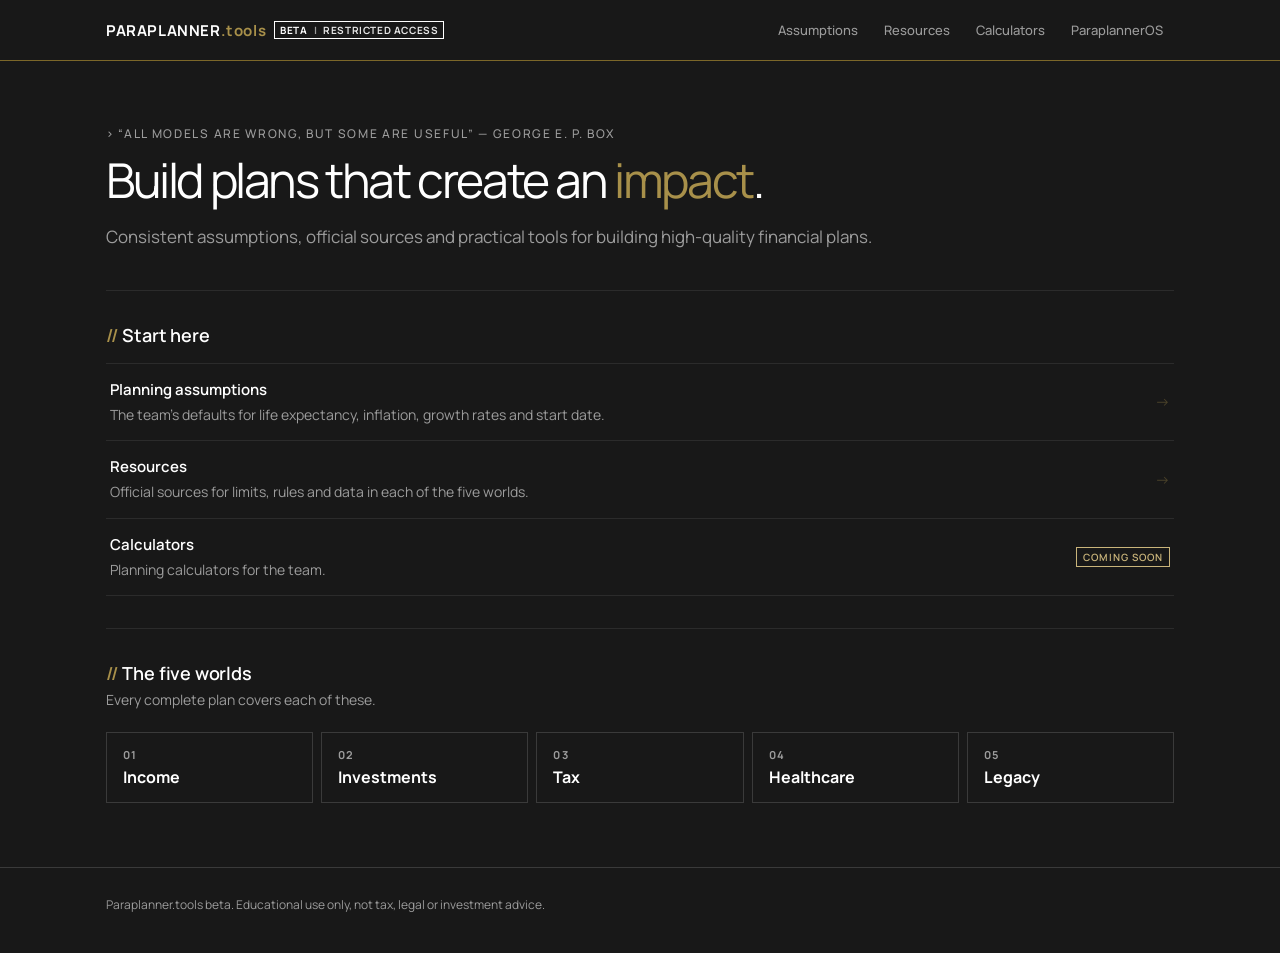
<file: index.html>
<!doctype html>
<html lang="en">
<head>
  <meta charset="utf-8">
  <meta name="viewport" content="width=device-width, initial-scale=1">
  <title>Paraplanner.tools</title>
  <meta name="description" content="Assumptions, resources and tools for building high-quality financial plans.">
  <link rel="preconnect" href="https://fonts.googleapis.com">
  <link rel="preconnect" href="https://fonts.gstatic.com" crossorigin>
  <link href="https://fonts.googleapis.com/css2?family=Manrope:wght@400;500;600;700&display=swap" rel="stylesheet">
  <link rel="stylesheet" href="/assets/style.css">
  <link rel="icon" href="/favicon.svg" type="image/svg+xml">
</head>
<body>
  <header class="top">
    <div class="wrap">
      <a class="brand" href="/">PARAPLANNER<span>.tools</span><em>BETA<i>|</i><span>RESTRICTED ACCESS</span></em></a>
      <button class="menu-btn" type="button" aria-label="Open menu" aria-expanded="false" aria-controls="site-nav"><span></span><span></span><span></span></button>
      <nav class="nav" id="site-nav">
        <a href="/assumptions">Assumptions</a>
        <a href="/resources">Resources</a>
        <a href="/calculators">Calculators</a>
        <a href="/paraplanneros">ParaplannerOS</a>
      </nav>
    </div>
  </header>

  <main class="wrap">
    <div class="hero">
      <div class="kicker">&gt; &ldquo;All models are wrong, but some are useful&rdquo; &mdash; George E. P. Box</div>
      <h1>Build plans that create an <span class="glow">impact</span>.</h1>
      <p class="lede wide">Consistent assumptions, official sources and practical tools for building high-quality financial plans.</p>
    </div>

    <section>
      <h2>Start here</h2>
      <div class="res-list">
        <a class="res-row" href="/assumptions">
          <span class="res-text"><span class="res-name">Planning assumptions</span><span class="res-desc">The team's defaults for life expectancy, inflation, growth rates and start date.</span></span>
          <span class="go">→</span>
        </a>
        <a class="res-row" href="/resources">
          <span class="res-text"><span class="res-name">Resources</span><span class="res-desc">Official sources for limits, rules and data in each of the five worlds.</span></span>
          <span class="go">→</span>
        </a>
        <a class="res-row" href="/calculators">
          <span class="res-text"><span class="res-name">Calculators</span><span class="res-desc">Planning calculators for the team.</span></span>
          <span class="tag soon">coming soon</span>
        </a>
      </div>
    </section>

    <section>
      <h2>The five worlds</h2>
      <p class="sub">Every complete plan covers each of these.</p>
      <div class="worlds">
        <a href="/resources#income"><b>01</b>Income</a>
        <a href="/resources#investments"><b>02</b>Investments</a>
        <a href="/resources#tax"><b>03</b>Tax</a>
        <a href="/resources#healthcare"><b>04</b>Healthcare</a>
        <a href="/resources#legacy"><b>05</b>Legacy</a>
      </div>
    </section>
  </main>

  <footer>
    <div class="wrap">Paraplanner.tools beta. Educational use only, not tax, legal or investment advice.</div>
  </footer>
  <script src="/assets/nav.js"></script>
</body>
</html>
</file>
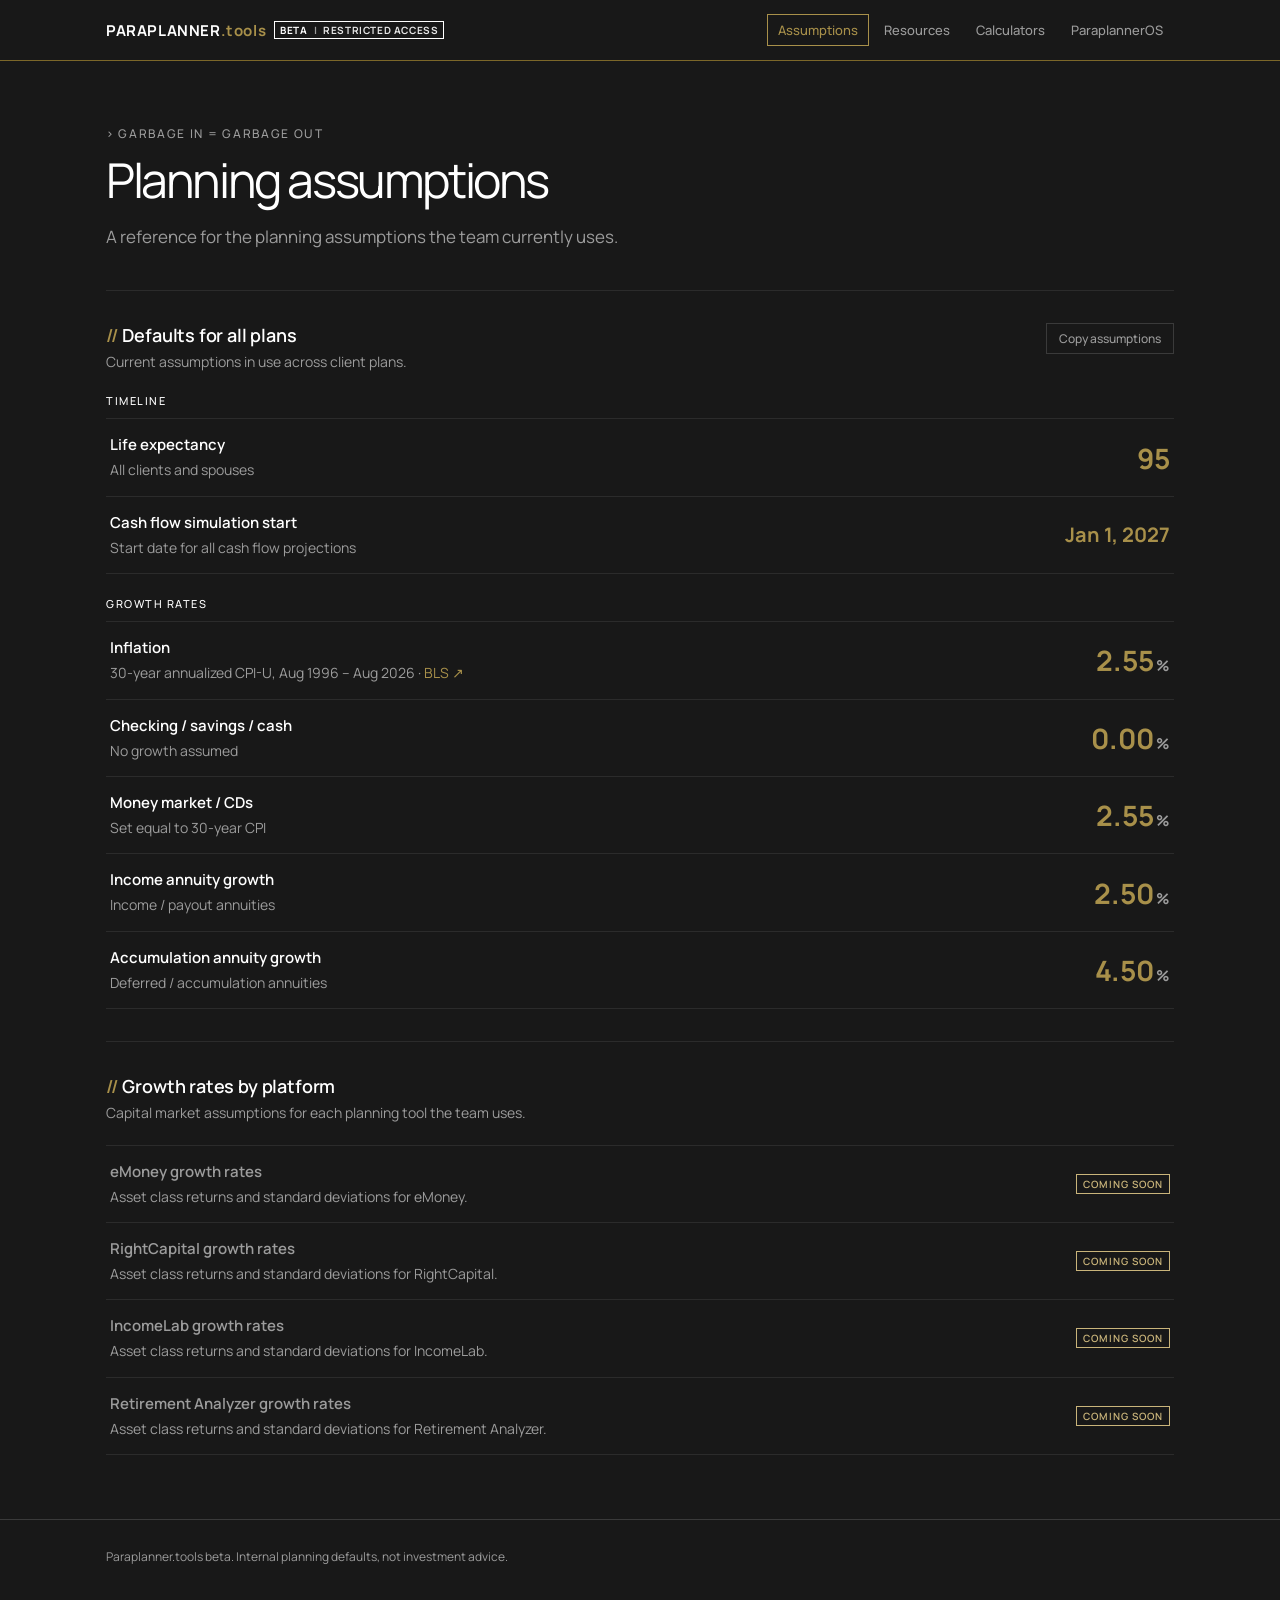
<file: assumptions.html>
<!doctype html>
<html lang="en">
<head>
  <meta charset="utf-8">
  <meta name="viewport" content="width=device-width, initial-scale=1">
  <title>Assumptions · Paraplanner.tools</title>
  <meta name="description" content="Default planning assumptions used across all client plans.">
  <link rel="preconnect" href="https://fonts.googleapis.com">
  <link rel="preconnect" href="https://fonts.gstatic.com" crossorigin>
  <link href="https://fonts.googleapis.com/css2?family=Manrope:wght@400;500;600;700&display=swap" rel="stylesheet">
  <link rel="stylesheet" href="/assets/style.css">
  <link rel="icon" href="/favicon.svg" type="image/svg+xml">
</head>
<body>
  <header class="top">
    <div class="wrap">
      <a class="brand" href="/">PARAPLANNER<span>.tools</span><em>BETA<i>|</i><span>RESTRICTED ACCESS</span></em></a>
      <button class="menu-btn" type="button" aria-label="Open menu" aria-expanded="false" aria-controls="site-nav"><span></span><span></span><span></span></button>
      <nav class="nav" id="site-nav">
        <a href="/assumptions" aria-current="page">Assumptions</a>
        <a href="/resources">Resources</a>
        <a href="/calculators">Calculators</a>
        <a href="/paraplanneros">ParaplannerOS</a>
      </nav>
    </div>
  </header>

  <main class="wrap">
    <div class="hero">
      <div class="kicker">&gt; Garbage in = Garbage out</div>
      <h1>Planning assumptions</h1>
      <p class="lede">A reference for the planning assumptions the team currently uses.</p>
    </div>

    <section>
      <div class="section-head">
        <div>
          <h2>Defaults for all plans</h2>
          <p class="sub">Current assumptions in use across client plans.</p>
        </div>
        <div class="copy-wrap">
          <button class="btn" id="copy">Copy assumptions</button>
          <span id="copy-status"></span>
        </div>
      </div>
      <div id="defaults"></div>
    </section>

    <section>
      <h2>Growth rates by platform</h2>
      <p class="sub">Capital market assumptions for each planning tool the team uses.</p>
      <div class="res-list" id="platforms"></div>
    </section>
  </main>

  <footer>
    <div class="wrap">Paraplanner.tools beta. Internal planning defaults, not investment advice.</div>
  </footer>

  <script src="/assets/assumptions.js"></script>
  <script>
    const row = a => `
      <div class="assume-row">
        <span class="res-text"><span class="res-name">${a.label}</span><span class="res-desc">${a.note}${a.link ? ` · <a href="${a.link}" target="_blank" rel="noopener">BLS ↗</a>` : ""}</span></span>
        <span class="assume-num${a.unit === "date" ? " date" : ""}">${a.value}${a.unit === "%" ? "<span>%</span>" : ""}</span>
      </div>`;
    document.getElementById("defaults").innerHTML = [...new Set(ASSUMPTIONS.map(a => a.group))].map(g =>
      `<div class="assume-set"><div class="set-label">${g}</div>
        <div class="res-list">${ASSUMPTIONS.filter(a => a.group === g).map(row).join("")}</div></div>`).join("");

    document.getElementById("platforms").innerHTML = PLATFORMS.map(p => `
      <div class="res-row soon">
        <span class="res-text"><span class="res-name">${p} growth rates</span><span class="res-desc">Asset class returns and standard deviations for ${p}.</span></span>
        <span class="tag soon">coming soon</span>
      </div>`).join("");

    document.getElementById("copy").addEventListener("click", async () => {
      const text = ASSUMPTIONS.map(a => `${a.label}: ${a.value}${a.unit === "%" ? "%" : ""}`).join("\n");
      const status = document.getElementById("copy-status");
      try { await navigator.clipboard.writeText(text); status.textContent = "Copied"; }
      catch { status.textContent = "Copy failed"; }
      setTimeout(() => status.textContent = "", 2000);
    });
  </script>
  <script src="/assets/nav.js"></script>
</body>
</html>
</file>
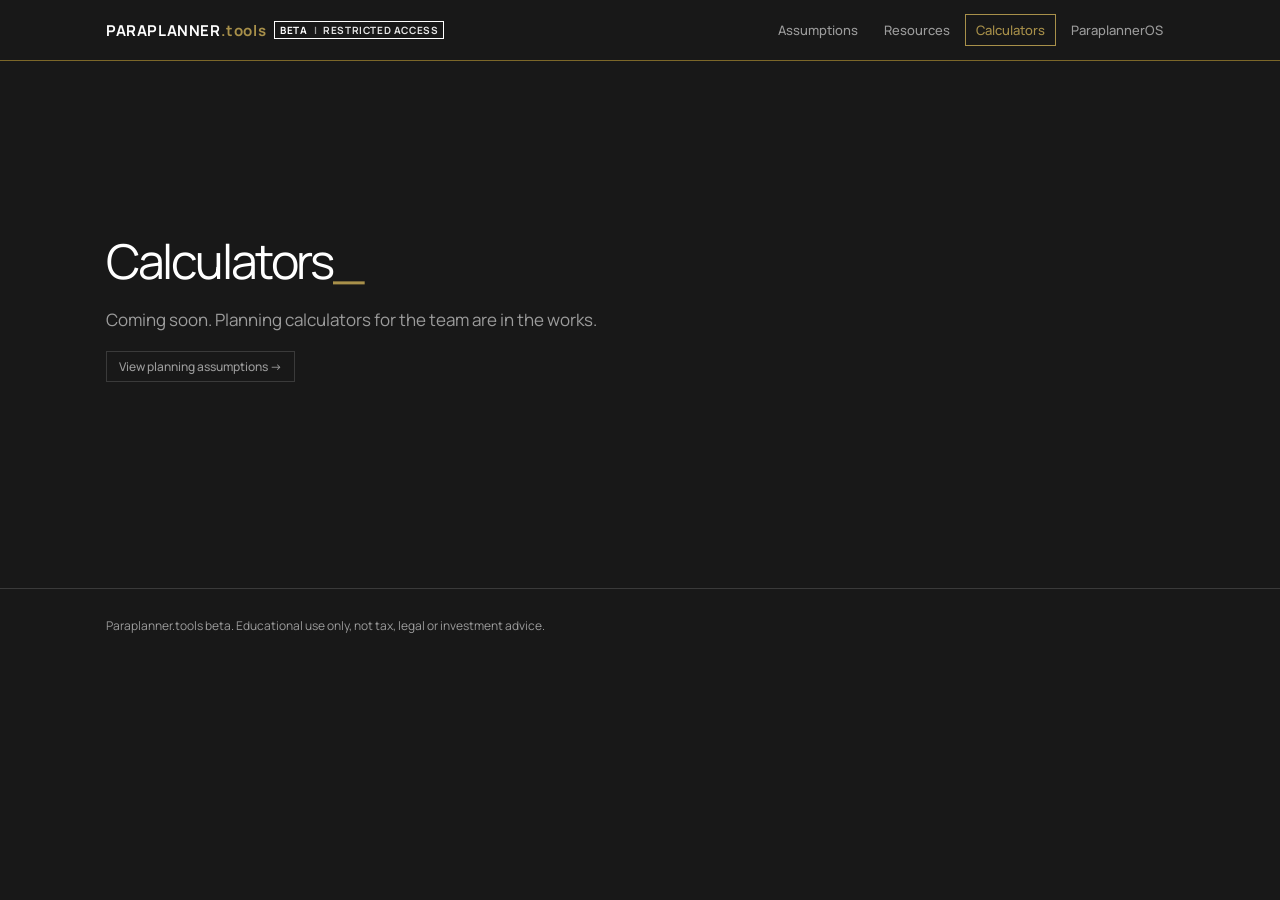
<file: calculators.html>
<!doctype html>
<html lang="en">
<head>
  <meta charset="utf-8">
  <meta name="viewport" content="width=device-width, initial-scale=1">
  <title>Calculators · Paraplanner.tools</title>
  <meta name="description" content="Planning calculators for paraplanners, coming soon.">
  <link rel="preconnect" href="https://fonts.googleapis.com">
  <link rel="preconnect" href="https://fonts.gstatic.com" crossorigin>
  <link href="https://fonts.googleapis.com/css2?family=Manrope:wght@400;500;600;700&display=swap" rel="stylesheet">
  <link rel="stylesheet" href="/assets/style.css">
  <link rel="icon" href="/favicon.svg" type="image/svg+xml">
</head>
<body>
  <header class="top">
    <div class="wrap">
      <a class="brand" href="/">PARAPLANNER<span>.tools</span><em>BETA<i>|</i><span>RESTRICTED ACCESS</span></em></a>
      <button class="menu-btn" type="button" aria-label="Open menu" aria-expanded="false" aria-controls="site-nav"><span></span><span></span><span></span></button>
      <nav class="nav" id="site-nav">
        <a href="/assumptions">Assumptions</a>
        <a href="/resources">Resources</a>
        <a href="/calculators" aria-current="page">Calculators</a>
        <a href="/paraplanneros">ParaplannerOS</a>
      </nav>
    </div>
  </header>

  <main class="wrap">
    <div class="soon-page">
      <h1>Calculators<span class="glow">_</span></h1>
      <p class="lede">Coming soon. Planning calculators for the team are in the works.</p>
      <a class="btn" href="/assumptions">View planning assumptions →</a>
    </div>
  </main>

  <footer>
    <div class="wrap">Paraplanner.tools beta. Educational use only, not tax, legal or investment advice.</div>
  </footer>

  <script src="/assets/nav.js"></script>
</body>
</html>
</file>
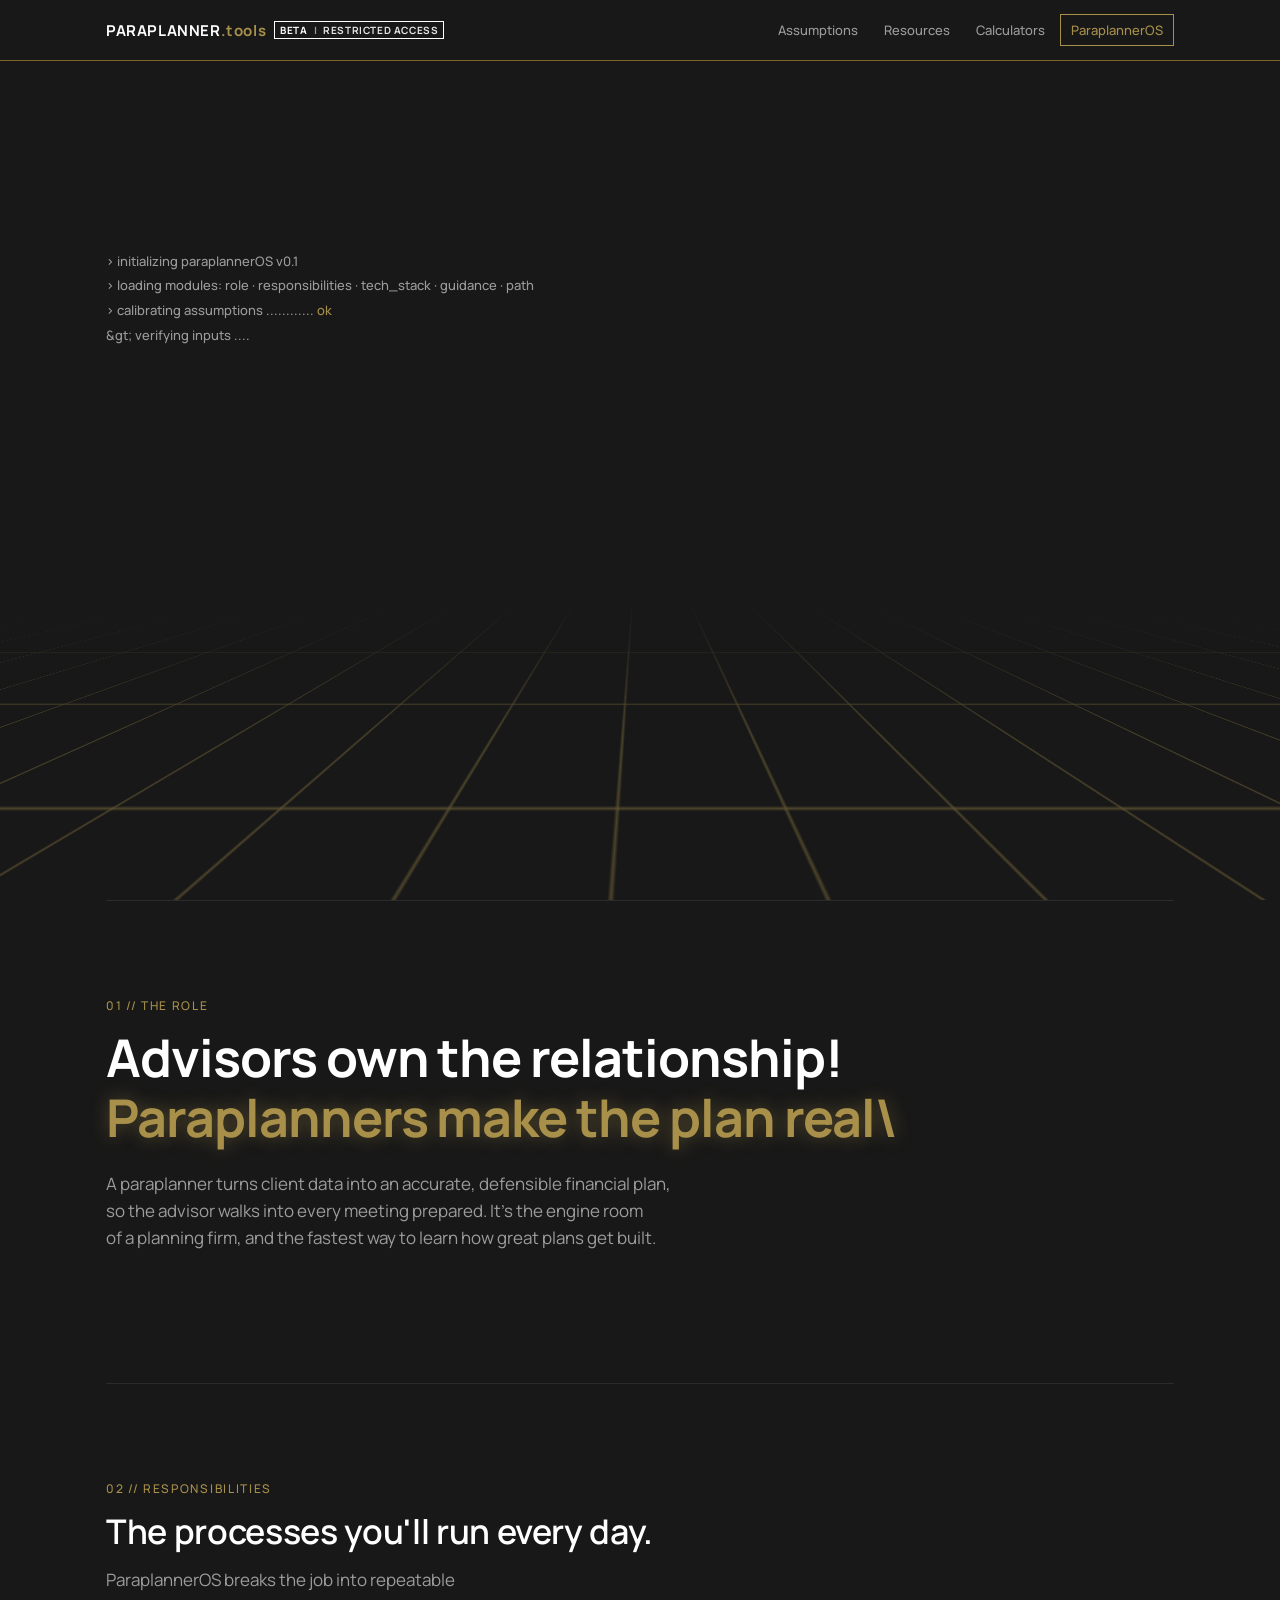
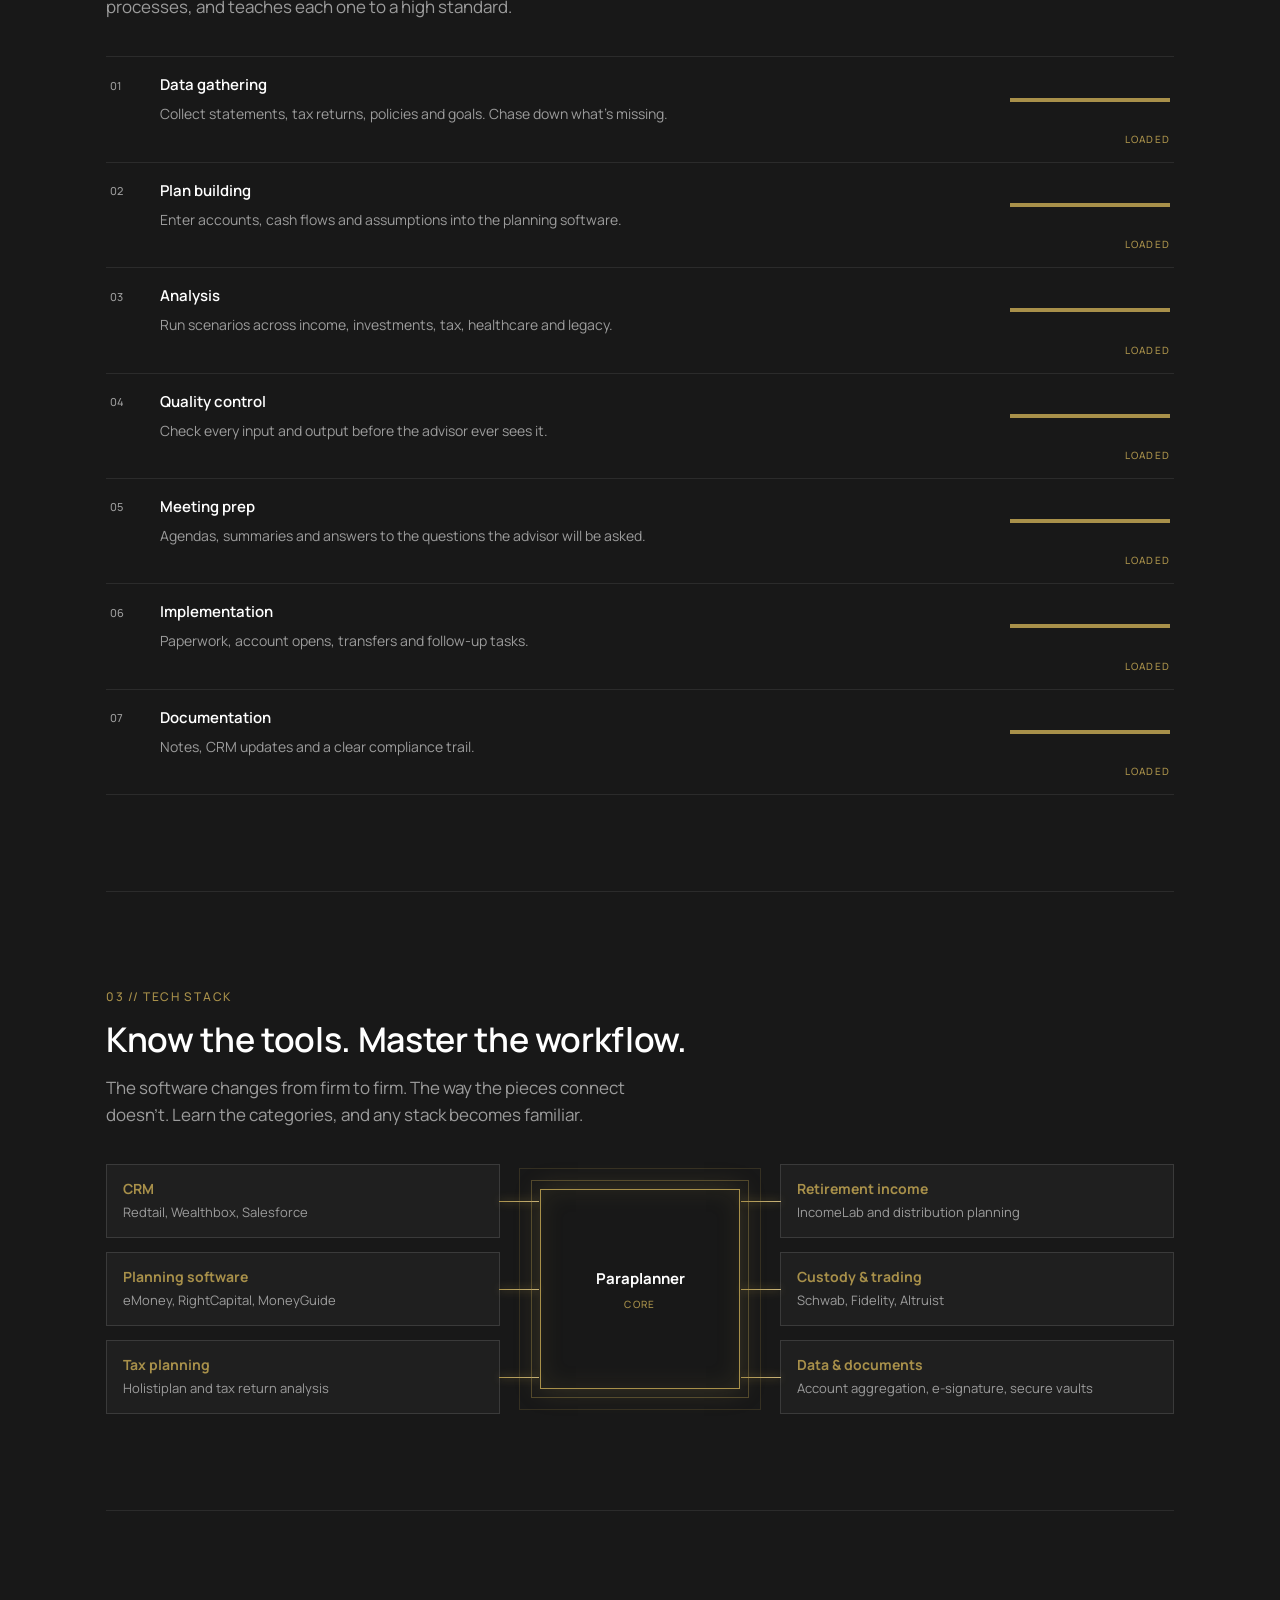
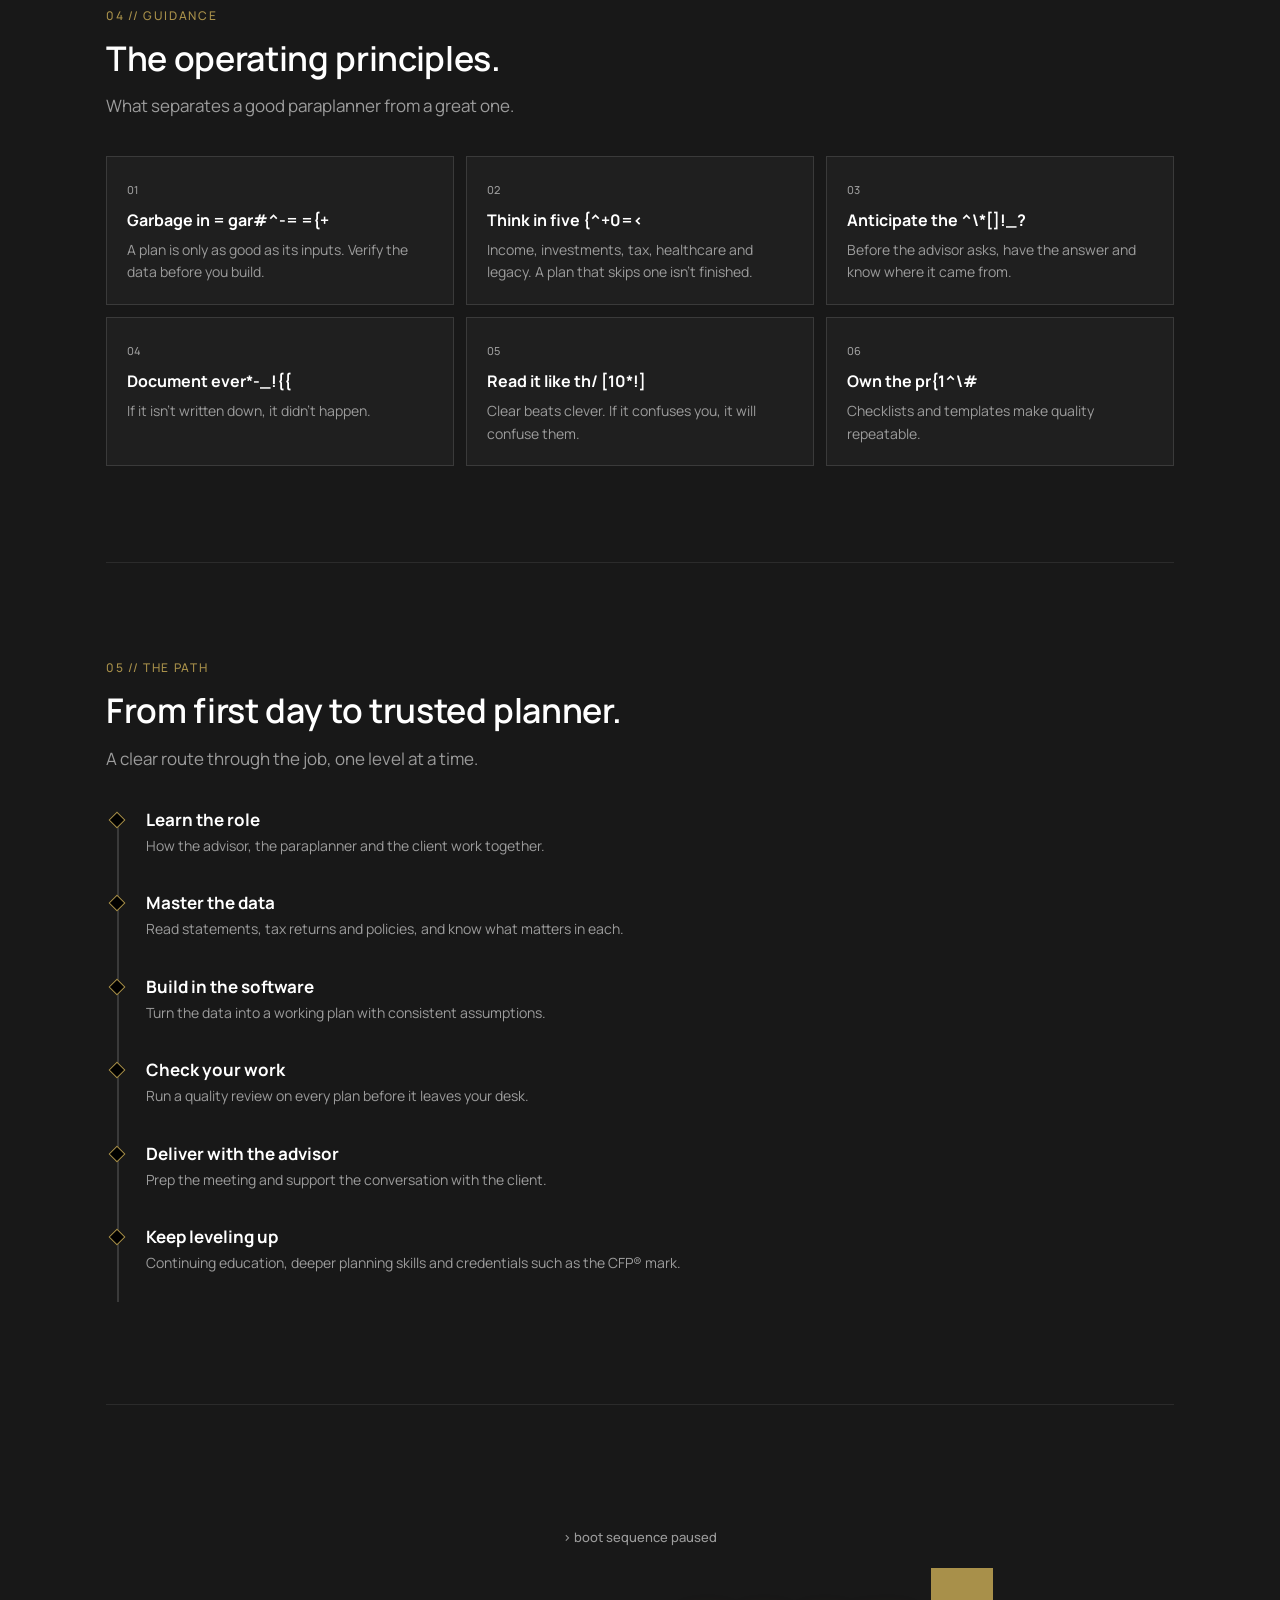
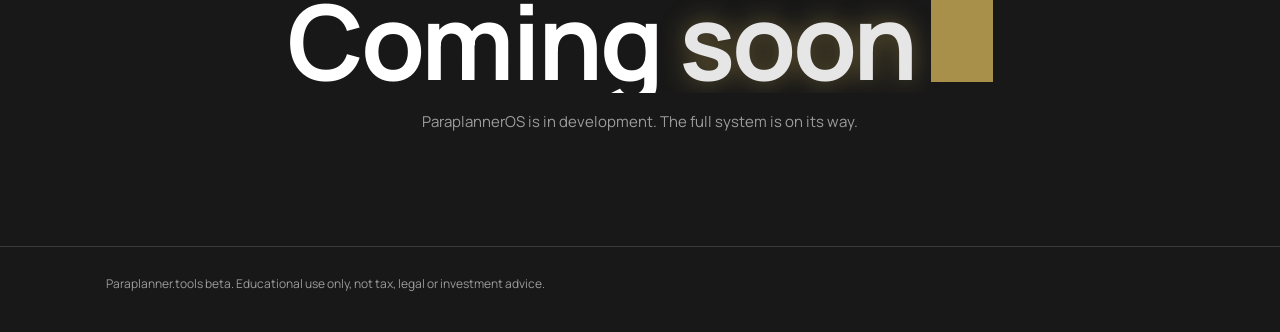
<file: paraplanneros.html>
<!doctype html>
<html lang="en">
<head>
  <meta charset="utf-8">
  <meta name="viewport" content="width=device-width, initial-scale=1">
  <title>ParaplannerOS · Paraplanner.tools</title>
  <meta name="description" content="ParaplannerOS: the Paraplanner Operating System for becoming a paraplanner who builds high-quality financial plans. Coming soon.">
  <link rel="preconnect" href="https://fonts.googleapis.com">
  <link rel="preconnect" href="https://fonts.gstatic.com" crossorigin>
  <link href="https://fonts.googleapis.com/css2?family=Manrope:wght@400;500;600;700&display=swap" rel="stylesheet">
  <link rel="stylesheet" href="/assets/style.css">
  <link rel="icon" href="/favicon.svg" type="image/svg+xml">
  <style>
    /* Scroll progress trail under the header */
    .trail { position: fixed; top: 0; left: 0; height: 2px; width: 100%; transform-origin: 0 50%; transform: scaleX(0); background: var(--highlight); box-shadow: 0 0 10px var(--highlight), 0 0 22px rgba(168, 144, 74, .5); z-index: 20; }

    /* Boot hero */
    .term { font-family: ui-monospace, SFMono-Regular, Menlo, monospace; }
    html, body { overflow-x: clip; }
    .boot { position: relative; min-height: calc(100vh - 61px); display: flex; flex-direction: column; justify-content: center; padding: 48px 0 140px; }
    .term { font: 500 13px/1.9 var(--display); color: var(--muted); min-height: 7.6em; }
    .term .ln { white-space: pre-wrap; }
    .term .ok { color: var(--accent); }
    .term .hot { color: var(--text); font-weight: 700; }
    .caret { display: inline-block; width: .6em; height: 1.1em; vertical-align: -2px; background: var(--accent); animation: blink 1s steps(1) infinite; }
    .os-title { font: 700 clamp(44px, 10vw, 120px)/1 var(--display); letter-spacing: -.03em; margin: 18px 0 18px; position: relative; opacity: 0; }
    .os-title b { color: var(--accent); text-shadow: 0 0 22px rgba(168, 144, 74, .55); font-weight: 700; }
    .booted .os-title { opacity: 1; animation: glitch-in .9s steps(1) both; }
    .os-title::before, .os-title::after { content: attr(data-text); position: absolute; inset: 0; pointer-events: none; opacity: 0; }
    .booted .os-title::before { color: var(--highlight); animation: glitch-a 3.8s 1s infinite steps(1); }
    .booted .os-title::after { color: var(--accent); animation: glitch-b 3.8s 1s infinite steps(1); }
    .os-sub { color: var(--muted); font-size: clamp(16px, 2.2vw, 20px); max-width: 620px; margin: 0; opacity: 0; transform: translateY(10px); transition: opacity .6s .5s ease, transform .6s .5s ease; }
    .booted .os-sub { opacity: 1; transform: none; }
    .cue { margin-top: 36px; font: 500 12px var(--display); color: var(--muted); letter-spacing: .14em; text-transform: uppercase; opacity: 0; transition: opacity .6s 1s; }
    .booted .cue { opacity: 1; }
    .cue span { display: inline-block; animation: nudge 1.6s ease-in-out infinite; color: var(--accent); }

    .floor-wrap { position: absolute; left: 50%; width: 100vw; margin-left: -50vw; bottom: 0; height: 300px; overflow: hidden; pointer-events: none; perspective: 320px; perspective-origin: 50% 0;
      -webkit-mask-image: linear-gradient(to bottom, transparent 0%, #000 45%); mask-image: linear-gradient(to bottom, transparent 0%, #000 45%); }
    .floor { position: absolute; top: 0; left: -60%; right: -60%; height: 260%; transform: rotateX(72deg); transform-origin: 50% 0;
      background-image: linear-gradient(rgba(168, 144, 74, .7) 1px, transparent 1px), linear-gradient(90deg, rgba(168, 144, 74, .7) 1px, transparent 1px);
      background-size: 56px 56px; animation: drive 1.4s linear infinite; opacity: .5; }

    /* Chapters */
    .ch { padding: 96px 0; border-top: 1px solid var(--line); }
    .ch-tag { font: 500 12px var(--display); color: var(--accent); letter-spacing: .14em; text-transform: uppercase; margin-bottom: 14px; }
    .ch h2 { font-size: clamp(22px, 3.4vw, 34px); line-height: 1.2; margin-bottom: 14px; }
    .ch h2::before { content: none; }
    .ch .lede { margin-bottom: 36px; }
    .big-line { font: 700 clamp(26px, 4.6vw, 52px)/1.15 var(--display); letter-spacing: -.02em; margin: 0 0 22px; max-width: 900px; }
    .big-line .b { color: var(--accent); text-shadow: 0 0 18px rgba(168, 144, 74, .45); }

    /* Reveal on scroll */
    .rv { opacity: 0; transform: translateY(18px); transition: opacity .7s ease, transform .7s ease; transition-delay: var(--d, 0s); }
    .rv.in { opacity: 1; transform: none; }

    /* Responsibilities as running processes */
    .procs { border-top: 1px solid var(--line); }
    .proc { display: grid; grid-template-columns: 34px 1fr 160px; gap: 6px 16px; align-items: center; padding: 16px 4px; border-bottom: 1px solid var(--line); }
    .proc .pid { font: 500 11px var(--display); color: var(--muted); }
    .proc .pname { font-weight: 600; }
    .proc .pdesc { grid-column: 2; color: var(--muted); font-size: 14px; }
    .proc .bar { grid-column: 3; grid-row: 1 / span 2; height: 4px; background: var(--line); position: relative; overflow: hidden; }
    .proc .bar i { position: absolute; inset: 0; transform-origin: 0 50%; transform: scaleX(0); background: var(--accent); box-shadow: 0 0 10px var(--accent); transition: transform 1.2s cubic-bezier(.2, .8, .2, 1); transition-delay: var(--d, 0s); }
    .proc .stat { grid-column: 3; font: 500 10px var(--display); color: var(--muted); letter-spacing: .12em; text-transform: uppercase; text-align: right; align-self: end; }
    .proc.in .bar i { transform: scaleX(1); }
    .proc.in .stat { color: var(--accent); }

    /* Tech stack hub */
    .hub { display: grid; grid-template-columns: 1fr 200px 1fr; gap: 14px 40px; align-items: center; }
    .hub .side { display: grid; gap: 14px; }
    .node { border: 1px solid var(--line-hot); background: var(--panel); padding: 14px 16px; position: relative; }
    .node h3 { font: 700 14px var(--display); color: var(--accent); margin: 0 0 4px; }
    .node p { margin: 0; color: var(--muted); font-size: 13px; }
    .node::after { content: ""; position: absolute; top: 50%; height: 1px; width: 40px; background: linear-gradient(90deg, var(--accent), var(--accent-soft)); box-shadow: 0 0 8px var(--accent); transform: scaleX(0); transition: transform .6s ease; transition-delay: calc(var(--d, 0s) + .4s); }
    .side.l .node::after { left: 100%; transform-origin: 0 50%; }
    .side.r .node::after { right: 100%; transform-origin: 100% 50%; }
    .node.in::after { transform: scaleX(1); }
    .core { aspect-ratio: 1; border: 1px solid var(--accent); display: grid; place-items: center; text-align: center; position: relative; box-shadow: 0 0 24px rgba(168, 144, 74, .25), inset 0 0 24px rgba(168, 144, 74, .12); }
    .core b { font: 700 15px/1.3 var(--display); }
    .core small { display: block; font: 500 10px var(--display); color: var(--accent); letter-spacing: .14em; margin-top: 6px; }
    .core::before, .core::after { content: ""; position: absolute; inset: -10px; border: 1px solid rgba(168, 144, 74, .4); animation: spin 14s linear infinite; }
    .core::after { inset: -22px; border-color: rgba(168, 144, 74, .2); animation-duration: 22s; animation-direction: reverse; }

    /* Guidance */
    .rules { display: grid; grid-template-columns: repeat(3, 1fr); gap: 12px; }
    .rule { border: 1px solid var(--line-hot); padding: 20px; background: var(--panel); transition: border-color .2s, box-shadow .2s; }
    .rule:hover { border-color: var(--accent); box-shadow: 0 0 18px rgba(168, 144, 74, .2); }
    .rule .n { font: 500 11px var(--display); color: var(--muted); }
    .rule h3 { font: 700 16px var(--display); margin: 8px 0 8px; min-height: 1.4em; }
    .rule p { margin: 0; color: var(--muted); font-size: 14px; }

    /* Path with a light-cycle line drawn by scroll */
    .path { position: relative; padding-left: 40px; }
    .path .rail, .path .run { position: absolute; left: 11px; top: 6px; bottom: 6px; width: 2px; }
    .path .rail { background: var(--line-hot); }
    .path .run { background: var(--accent); box-shadow: 0 0 10px var(--accent), 0 0 22px rgba(168, 144, 74, .5); transform-origin: 50% 0; transform: scaleY(0); }
    .step { position: relative; padding: 0 0 34px; }
    .step::before { content: ""; position: absolute; left: -35px; top: 6px; width: 10px; height: 10px; border: 1px solid var(--accent); background: #000; transform: rotate(45deg); transition: background .3s, box-shadow .3s; }
    .step.lit::before { background: var(--accent); box-shadow: 0 0 12px var(--accent); }
    .step h3 { font: 700 17px var(--display); margin: 0 0 4px; }
    .step p { margin: 0; color: var(--muted); font-size: 14px; max-width: 560px; }

    /* Finale */
    .finale { padding: 120px 0 80px; border-top: 1px solid var(--line); text-align: center; }
    .finale .term { min-height: 0; margin-bottom: 18px; }
    .soon { font: 700 clamp(40px, 9vw, 104px)/1 var(--display); letter-spacing: -.03em; margin: 0; }
    .soon b { color: var(--highlight); text-shadow: 0 0 24px rgba(168, 144, 74, .55); font-weight: 700; }
    .finale.in .soon { animation: glitch-in .9s steps(1) both; }
    .finale p { color: var(--muted); margin: 18px auto 0; max-width: 520px; }

    @keyframes drive { to { background-position: 0 56px; } }
    @keyframes nudge { 50% { transform: translateY(4px); } }
    @keyframes spin { to { transform: rotate(360deg); } }
    @keyframes glitch-in {
      0% { clip-path: inset(0 0 100% 0); transform: translateX(-6px); }
      15% { clip-path: inset(10% 0 60% 0); transform: translateX(5px); }
      30% { clip-path: inset(50% 0 20% 0); transform: translateX(-3px); }
      45% { clip-path: inset(0 0 40% 0); transform: translateX(2px); }
      60% { clip-path: inset(30% 0 0 0); transform: none; }
      75%, 100% { clip-path: inset(0); transform: none; }
    }
    @keyframes glitch-a { 0%, 92%, 100% { opacity: 0; } 93% { opacity: .8; clip-path: inset(20% 0 55% 0); transform: translate(-4px, 0); } 95% { opacity: .8; clip-path: inset(60% 0 10% 0); transform: translate(3px, 0); } 97% { opacity: 0; } }
    @keyframes glitch-b { 0%, 93%, 100% { opacity: 0; } 94% { opacity: .7; clip-path: inset(45% 0 30% 0); transform: translate(4px, 0); } 96% { opacity: .7; clip-path: inset(5% 0 80% 0); transform: translate(-3px, 0); } 98% { opacity: 0; } }

    @media (max-width: 860px) {
      .hub { grid-template-columns: 1fr; gap: 14px; }
      .hub .core { order: -1; width: 180px; justify-self: center; margin: 22px 0; }
      .node::after { display: none; }
      .rules { grid-template-columns: 1fr 1fr; }
    }
    @media (max-width: 560px) {
      .rules { grid-template-columns: 1fr; }
      .proc { grid-template-columns: 28px 1fr; }
      .proc .bar { grid-column: 2; grid-row: auto; margin-top: 8px; }
      .proc .stat { grid-column: 2; text-align: left; }
      .ch { padding: 72px 0; }
    }
    @media (prefers-reduced-motion: reduce) {
      .floor, .core::before, .core::after, .cue span, .caret { animation: none; }
      .booted .os-title, .finale.in .soon { animation: none; }
      .booted .os-title::before, .booted .os-title::after { animation: none; }
      .rv, .os-sub, .cue, .proc .bar i, .node::after { transition: none; }
    }
  </style>
</head>
<body>
  <div class="trail" id="trail"></div>
  <header class="top">
    <div class="wrap">
      <a class="brand" href="/">PARAPLANNER<span>.tools</span><em>BETA<i>|</i><span>RESTRICTED ACCESS</span></em></a>
      <button class="menu-btn" type="button" aria-label="Open menu" aria-expanded="false" aria-controls="site-nav"><span></span><span></span><span></span></button>
      <nav class="nav" id="site-nav">
        <a href="/assumptions">Assumptions</a>
        <a href="/resources">Resources</a>
        <a href="/calculators">Calculators</a>
        <a href="/paraplanneros" aria-current="page">ParaplannerOS</a>
      </nav>
    </div>
  </header>

  <main class="wrap">
    <section class="boot" id="boot" style="border-top:0">
      <div class="term" id="term" aria-hidden="true"></div>
      <h1 class="os-title" data-text="ParaplannerOS">Paraplanner<b>OS</b></h1>
      <p class="os-sub">The Paraplanner Operating System. Everything you need to become a paraplanner who builds plans that create an impact.</p>
      <div class="cue">Scroll to boot <span>↓</span></div>
      <div class="floor-wrap" aria-hidden="true"><div class="floor"></div></div>
    </section>

    <section class="ch">
      <div class="ch-tag rv">01 // The role</div>
      <p class="big-line rv" style="--d:.1s"><span data-scramble>Advisors own the relationship.</span><br><span class="b" data-scramble>Paraplanners make the plan real.</span></p>
      <p class="lede rv" style="--d:.2s">A paraplanner turns client data into an accurate, defensible financial plan, so the advisor walks into every meeting prepared. It's the engine room of a planning firm, and the fastest way to learn how great plans get built.</p>
    </section>

    <section class="ch">
      <div class="ch-tag rv">02 // Responsibilities</div>
      <h2 class="rv">The processes you'll run every day.</h2>
      <p class="lede rv">ParaplannerOS breaks the job into repeatable processes, and teaches each one to a high standard.</p>
      <div class="procs" id="procs"></div>
    </section>

    <section class="ch">
      <div class="ch-tag rv">03 // Tech stack</div>
      <h2 class="rv">Know the tools. Master the workflow.</h2>
      <p class="lede rv">The software changes from firm to firm. The way the pieces connect doesn't. Learn the categories, and any stack becomes familiar.</p>
      <div class="hub">
        <div class="side l" id="stack-l"></div>
        <div class="core rv"><div><b>Paraplanner</b><small>CORE</small></div></div>
        <div class="side r" id="stack-r"></div>
      </div>
    </section>

    <section class="ch">
      <div class="ch-tag rv">04 // Guidance</div>
      <h2 class="rv">The operating principles.</h2>
      <p class="lede rv">What separates a good paraplanner from a great one.</p>
      <div class="rules" id="rules"></div>
    </section>

    <section class="ch">
      <div class="ch-tag rv">05 // The path</div>
      <h2 class="rv">From first day to trusted planner.</h2>
      <p class="lede rv">A clear route through the job, one level at a time.</p>
      <div class="path" id="path">
        <div class="rail"></div><div class="run" id="run"></div>
      </div>
    </section>

    <section class="finale" id="finale">
      <div class="term" id="term2" aria-hidden="true"></div>
      <div class="soon">Coming <b>soon</b><span class="caret" style="margin-left:.15em"></span></div>
      <p>ParaplannerOS is in development. The full system is on its way.</p>
    </section>
  </main>

  <footer>
    <div class="wrap">Paraplanner.tools beta. Educational use only, not tax, legal or investment advice.</div>
  </footer>

  <script>
    const reduce = matchMedia("(prefers-reduced-motion: reduce)").matches;

    const PROCS = [
      ["Data gathering", "Collect statements, tax returns, policies and goals. Chase down what's missing."],
      ["Plan building", "Enter accounts, cash flows and assumptions into the planning software."],
      ["Analysis", "Run scenarios across income, investments, tax, healthcare and legacy."],
      ["Quality control", "Check every input and output before the advisor ever sees it."],
      ["Meeting prep", "Agendas, summaries and answers to the questions the advisor will be asked."],
      ["Implementation", "Paperwork, account opens, transfers and follow-up tasks."],
      ["Documentation", "Notes, CRM updates and a clear compliance trail."]
    ];
    const STACK = [
      ["CRM", "Redtail, Wealthbox, Salesforce"],
      ["Planning software", "eMoney, RightCapital, MoneyGuide"],
      ["Tax planning", "Holistiplan and tax return analysis"],
      ["Retirement income", "IncomeLab and distribution planning"],
      ["Custody & trading", "Schwab, Fidelity, Altruist"],
      ["Data & documents", "Account aggregation, e-signature, secure vaults"]
    ];
    const RULES = [
      ["Garbage in = garbage out", "A plan is only as good as its inputs. Verify the data before you build."],
      ["Think in five worlds", "Income, investments, tax, healthcare and legacy. A plan that skips one isn't finished."],
      ["Anticipate the question", "Before the advisor asks, have the answer and know where it came from."],
      ["Document everything", "If it isn't written down, it didn't happen."],
      ["Read it like the client", "Clear beats clever. If it confuses you, it will confuse them."],
      ["Own the process", "Checklists and templates make quality repeatable."]
    ];
    const PATH = [
      ["Learn the role", "How the advisor, the paraplanner and the client work together."],
      ["Master the data", "Read statements, tax returns and policies, and know what matters in each."],
      ["Build in the software", "Turn the data into a working plan with consistent assumptions."],
      ["Check your work", "Run a quality review on every plan before it leaves your desk."],
      ["Deliver with the advisor", "Prep the meeting and support the conversation with the client."],
      ["Keep leveling up", "Continuing education, deeper planning skills and credentials such as the CFP® mark."]
    ];

    const pad = n => String(n).padStart(2, "0");
    document.getElementById("procs").innerHTML = PROCS.map(([n, d], i) => `
      <div class="proc rv" style="--d:${i * .08}s">
        <span class="pid">${pad(i + 1)}</span>
        <span class="pname">${n}</span>
        <span class="pdesc">${d}</span>
        <span class="bar"><i></i></span>
        <span class="stat">loaded</span>
      </div>`).join("");
    const node = ([n, d], i) => `<div class="node rv" style="--d:${i * .12}s"><h3>${n}</h3><p>${d}</p></div>`;
    document.getElementById("stack-l").innerHTML = STACK.slice(0, 3).map(node).join("");
    document.getElementById("stack-r").innerHTML = STACK.slice(3).map((s, i) => node(s, i + 3)).join("");
    document.getElementById("rules").innerHTML = RULES.map(([n, d], i) => `
      <div class="rule rv" style="--d:${(i % 3) * .1}s"><span class="n">${pad(i + 1)}</span><h3 data-scramble>${n}</h3><p>${d}</p></div>`).join("");
    document.getElementById("path").insertAdjacentHTML("beforeend", PATH.map(([n, d]) => `
      <div class="step"><h3>${n}</h3><p>${d}</p></div>`).join(""));

    // Typed terminal lines
    function type(el, lines, done) {
      if (reduce) { el.innerHTML = lines.map(l => `<div class="ln">${l}</div>`).join(""); return done && done(); }
      let li = 0;
      const next = () => {
        if (li >= lines.length) return done && done();
        const div = document.createElement("div");
        div.className = "ln";
        el.appendChild(div);
        const html = lines[li++], text = html.replace(/<[^>]+>/g, "");
        let ci = 0;
        const tick = () => {
          ci += 2;
          div.textContent = text.slice(0, ci);
          if (ci < text.length) setTimeout(tick, 14);
          else { div.innerHTML = html; setTimeout(next, 120); }
        };
        tick();
      };
      next();
    }

    type(document.getElementById("term"), [
      "&gt; initializing paraplannerOS v0.1",
      "&gt; loading modules: role · responsibilities · tech_stack · guidance · path",
      "&gt; calibrating assumptions ............ <span class=\"ok\">ok</span>",
      "&gt; verifying inputs ................... <span class=\"ok\">ok</span>",
      "&gt; <span class=\"hot\">system ready</span>"
    ], () => document.getElementById("boot").classList.add("booted"));

    // Decrypt-style text reveal
    const GLYPHS = "!<>-_\\/[]{}=+*^?#01";
    function scramble(el) {
      const final = el.textContent;
      if (reduce) return;
      let frame = 0;
      const total = 22;
      const step = () => {
        el.textContent = [...final].map((c, i) =>
          c === " " ? " " : (i / final.length) * total < frame ? c : GLYPHS[Math.floor(Math.random() * GLYPHS.length)]).join("");
        if (++frame <= total) requestAnimationFrame(() => setTimeout(step, 30));
        else el.textContent = final;
      };
      step();
    }

    // Reveal elements as they scroll into view
    const io = new IntersectionObserver(entries => {
      entries.forEach(e => {
        if (!e.isIntersecting) return;
        e.target.classList.add("in");
        e.target.querySelectorAll("[data-scramble]").forEach(scramble);
        if (e.target.id === "finale") type(document.getElementById("term2"), ["&gt; boot sequence paused", "&gt; awaiting release ..."]);
        io.unobserve(e.target);
      });
    }, { threshold: .2 });
    document.querySelectorAll(".rv, .proc, .node, #finale").forEach(el => io.observe(el));

    // Scroll-linked trail and light-cycle path
    const trail = document.getElementById("trail"), run = document.getElementById("run"), path = document.getElementById("path");
    const steps = [...path.querySelectorAll(".step")];
    function onScroll() {
      const max = document.documentElement.scrollHeight - innerHeight;
      trail.style.transform = `scaleX(${max > 0 ? scrollY / max : 0})`;
      const r = path.getBoundingClientRect();
      const p = Math.min(1, Math.max(0, (innerHeight * .7 - r.top) / r.height));
      run.style.transform = `scaleY(${p})`;
      steps.forEach(s => s.classList.toggle("lit", s.getBoundingClientRect().top < innerHeight * .7));
    }
    addEventListener("scroll", onScroll, { passive: true });
    addEventListener("resize", onScroll);
    onScroll();
  </script>
  <script src="/assets/nav.js"></script>
</body>
</html>
</file>
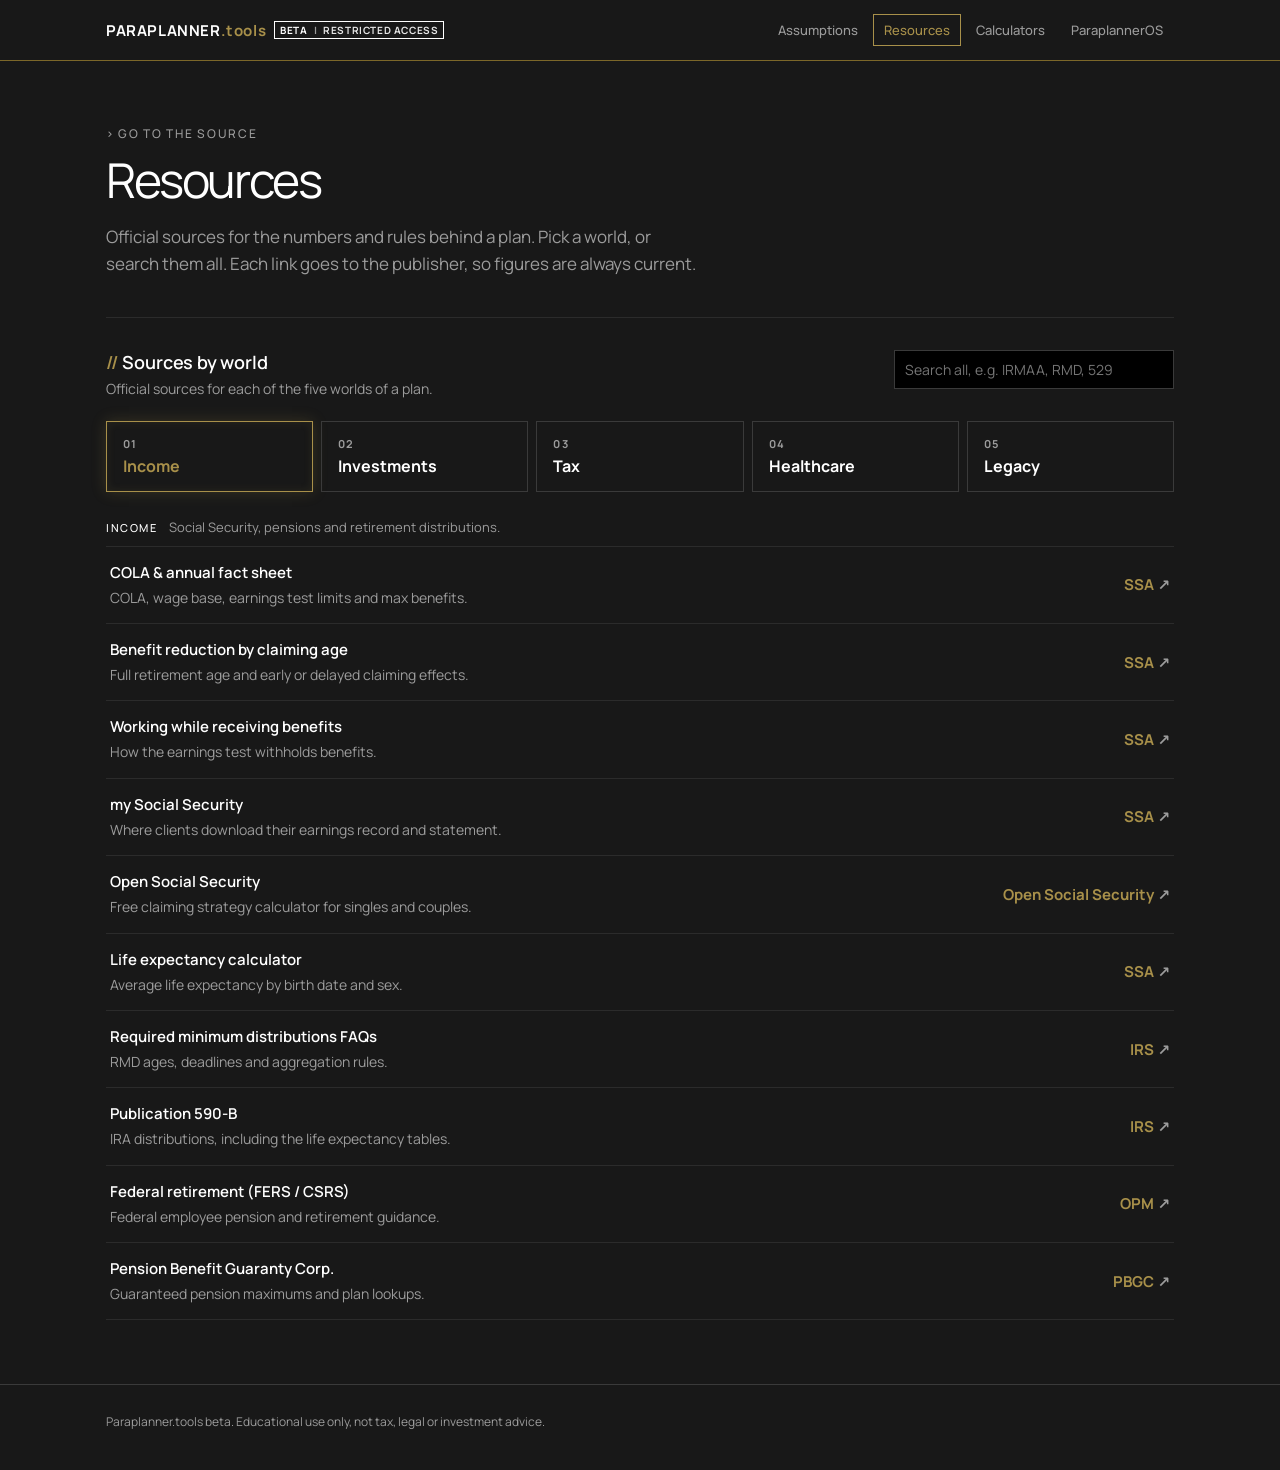
<file: resources.html>
<!doctype html>
<html lang="en">
<head>
  <meta charset="utf-8">
  <meta name="viewport" content="width=device-width, initial-scale=1">
  <title>Resources · Paraplanner.tools</title>
  <meta name="description" content="Official sources for limits, tax, Social Security, Medicare, compliance and market data.">
  <link rel="preconnect" href="https://fonts.googleapis.com">
  <link rel="preconnect" href="https://fonts.gstatic.com" crossorigin>
  <link href="https://fonts.googleapis.com/css2?family=Manrope:wght@400;500;600;700&display=swap" rel="stylesheet">
  <link rel="stylesheet" href="/assets/style.css">
  <link rel="icon" href="/favicon.svg" type="image/svg+xml">
</head>
<body>
  <header class="top">
    <div class="wrap">
      <a class="brand" href="/">PARAPLANNER<span>.tools</span><em>BETA<i>|</i><span>RESTRICTED ACCESS</span></em></a>
      <button class="menu-btn" type="button" aria-label="Open menu" aria-expanded="false" aria-controls="site-nav"><span></span><span></span><span></span></button>
      <nav class="nav" id="site-nav">
        <a href="/assumptions">Assumptions</a>
        <a href="/resources" aria-current="page">Resources</a>
        <a href="/calculators">Calculators</a>
        <a href="/paraplanneros">ParaplannerOS</a>
      </nav>
    </div>
  </header>

  <main class="wrap">
    <div class="hero">
      <div class="kicker">&gt; Go to the source</div>
      <h1>Resources</h1>
      <p class="lede">Official sources for the numbers and rules behind a plan. Pick a world, or search them all. Each link goes to the publisher, so figures are always current.</p>
    </div>

    <section>
      <div class="section-head">
        <div>
          <h2>Sources by world</h2>
          <p class="sub">Official sources for each of the five worlds of a plan.</p>
        </div>
        <input id="q" class="search-box" type="search" placeholder="Search all, e.g. IRMAA, RMD, 529" aria-label="Search all resources" autocomplete="off">
      </div>
      <div class="worlds tabs" id="jump" role="tablist"></div>
      <div id="groups"></div>
      <p class="sub" id="empty" hidden>No resources match that search.</p>
    </section>
  </main>

  <footer>
    <div class="wrap">Paraplanner.tools beta. Educational use only, not tax, legal or investment advice.</div>
  </footer>

  <script src="/assets/resources.js"></script>
  <script>
    const esc = s => s.replace(/[&<>"]/g, c => ({ "&": "&amp;", "<": "&lt;", ">": "&gt;", '"': "&quot;" }[c]));
    const slug = s => s.toLowerCase().replace(/[^a-z0-9]+/g, "-");

    const jump = document.getElementById("jump");
    const groups = document.getElementById("groups");
    const ids = RESOURCES.map(g => slug(g.group));
    let active = ids.includes(location.hash.slice(1)) ? location.hash.slice(1) : ids[0];

    jump.innerHTML = RESOURCES.map((g, n) =>
      `<a href="#${ids[n]}" role="tab" data-id="${ids[n]}"><b>0${n + 1}</b>${esc(g.group)}</a>`).join("");

    const row = i => `
      <a class="res-row" href="${esc(i.url)}" target="_blank" rel="noopener">
        <span class="res-text"><span class="res-name">${esc(i.name)}</span><span class="res-desc">${esc(i.desc)}</span></span>
        <span class="res-src">${esc(i.org)} <span>↗</span></span>
      </a>`;

    const block = (g, items) => `
      <div class="assume-set">
        <div class="set-label">${esc(g.group)} <span>${esc(g.blurb)}</span></div>
        <div class="res-list">${items.map(row).join("")}</div>
      </div>`;

    function render() {
      const q = document.getElementById("q").value.trim().toLowerCase();
      jump.querySelectorAll("a").forEach(a => a.setAttribute("aria-selected", !q && a.dataset.id === active));
      let shown = 0;
      groups.innerHTML = RESOURCES.map(g => {
        if (!q) return slug(g.group) === active ? (shown += g.items.length, block(g, g.items)) : "";
        const items = g.items.filter(i => [i.name, i.desc, i.org, g.group].join(" ").toLowerCase().includes(q));
        shown += items.length;
        return items.length ? block(g, items) : "";
      }).join("");
      document.getElementById("empty").hidden = shown > 0;
    }

    jump.addEventListener("click", e => {
      const tab = e.target.closest("a");
      if (!tab) return;
      e.preventDefault();
      active = tab.dataset.id;
      document.getElementById("q").value = "";
      history.replaceState(null, "", `#${active}`);
      render();
    });
    window.addEventListener("hashchange", () => {
      if (ids.includes(location.hash.slice(1))) { active = location.hash.slice(1); render(); }
    });
    document.getElementById("q").addEventListener("input", render);
    render();
  </script>

  <script src="/assets/nav.js"></script>
</body>
</html>
</file>
<file: assets/style.css>
:root {
  --bg: #181818;
  --panel: #1f1f1f;
  --line: #2b2b2b;
  --line-hot: #3a3a3a;
  --text: #ffffff;
  --muted: #9c9c9c;
  --accent: #a8904a;
  --accent-soft: #c9b47a;
  --highlight: #e6e6e6;
  --gold-deep: #7c6729;
  --display: "Manrope", system-ui, sans-serif;
  --sans: "Manrope", system-ui, sans-serif;
  color-scheme: dark;
}

* { box-sizing: border-box; }
html, body { margin: 0; background: var(--bg); color: var(--text); }
body { font: 15px/1.6 var(--sans); -webkit-font-smoothing: antialiased; }
a { color: var(--accent); text-decoration: none; }
a:hover { text-decoration: underline; }
::selection { background: var(--accent); color: #000; }

.wrap { max-width: 1100px; margin: 0 auto; padding: 0 16px; }

/* Header */
.top { border-bottom: 1px solid var(--accent); box-shadow: 0 1px 12px rgba(168, 144, 74, .25); position: sticky; top: 0; background: var(--bg); z-index: 10; }
.top .wrap { display: flex; align-items: center; justify-content: space-between; gap: 16px; height: 60px; }
.brand { font: 700 15px var(--display); color: var(--text); letter-spacing: .04em; white-space: nowrap; }
.brand span { color: var(--accent); }
.brand:hover { text-decoration: none; }
.brand em i { font-style: normal; color: var(--muted); margin: 0 6px; }
.brand em span { color: var(--highlight); }
.brand em { font-style: normal; color: var(--text); font-size: 10px; border: 1px solid var(--text); padding: 1px 5px; margin-left: 8px; vertical-align: 2px; }
.nav { display: grid; grid-auto-flow: column; gap: 4px; }
.nav a { text-align: center; }
.nav a { font: 500 13px var(--display); color: var(--muted); padding: 6px 10px; border: 1px solid transparent; }
.nav a:hover { color: var(--text); text-decoration: none; }
.nav a[aria-current="page"] { color: var(--accent); border-color: var(--accent); box-shadow: 0 0 10px rgba(168, 144, 74, .35), inset 0 0 6px rgba(168, 144, 74, .15); }

/* Hero */
.hero { padding: 64px 0 40px; }
.kicker { font: 500 12px var(--display); color: var(--highlight); letter-spacing: .14em; text-transform: uppercase; }
h1 { font: 700 clamp(30px, 5vw, 48px)/1.1 var(--display); margin: 12px 0 16px; letter-spacing: -.02em; }
h1 .glow { color: var(--accent); text-shadow: 0 0 18px rgba(168, 144, 74, .45); }
.lede { color: var(--muted); max-width: 640px; font-size: 17px; margin: 0; text-wrap: balance; }
.lede.wide { max-width: none; }
h2 { font: 700 18px var(--display); margin: 0 0 4px; letter-spacing: .02em; }
h2::before { content: "// "; color: var(--accent); text-shadow: 0 0 10px rgba(168, 144, 74, .5); }
h3 { font: 600 15px var(--sans); margin: 0 0 6px; }
.sub { color: var(--muted); margin: 0 0 20px; font-size: 14px; }

section { padding: 32px 0; border-top: 1px solid var(--line); }

/* Cards & grids */
.grid, .worlds { --gap: 12px; display: flex; flex-wrap: wrap; justify-content: center; gap: var(--gap); }
.grid > *, .worlds > * { flex: 0 0 calc((100% - (var(--cols) - 1) * var(--gap)) / var(--cols)); min-width: 0; }
.grid { --cols: 3; }
.card { background: var(--panel); border: 1px solid var(--line); padding: 18px; position: relative; }
.card:hover { border-color: var(--accent); box-shadow: 0 0 14px rgba(168, 144, 74, .18); }
a.card { color: var(--text); transition: transform .15s ease, border-color .15s ease, box-shadow .15s ease; }
a.card h3 { transition: color .15s ease; }
a.card:hover, a.card:focus-visible { text-decoration: none; transform: translateY(-2px); border-color: var(--accent); box-shadow: 0 0 18px rgba(168, 144, 74, .28); outline: none; }
a.card:hover h3, a.card:focus-visible h3 { color: var(--accent); }
@media (prefers-reduced-motion: reduce) { a.card, .res-row .go { transition: none; } a.card:hover, a.card:focus-visible, a.res-row:hover .go { transform: none; } }
.card p { margin: 0; color: var(--muted); font-size: 14px; }

.btn {
  font: 500 12px var(--display); background: transparent; color: var(--muted);
  border: 1px solid var(--line-hot); padding: 6px 12px; cursor: pointer;
}
.btn:hover { color: var(--text); border-color: var(--muted); }
.btn.primary { color: #000; background: var(--accent); border-color: var(--accent); font-weight: 700; }
.btn.primary:hover { background: var(--accent-soft); border-color: var(--accent-soft); }

/* Forms */
.fields { display: grid; grid-template-columns: repeat(auto-fit, minmax(150px, 1fr)); gap: 12px; margin: 14px 0; }
label { display: block; font: 500 11px var(--display); color: var(--muted); text-transform: uppercase; letter-spacing: .08em; }
input, select {
  width: 100%; margin-top: 6px; background: #000; color: var(--text);
  border: 1px solid var(--line-hot); padding: 9px 10px; font: 14px var(--display);
}
input:focus, select:focus { outline: none; border-color: var(--accent); box-shadow: 0 0 0 1px var(--accent); }

.disclaimer { font-size: 12px; color: var(--muted); border-left: 2px solid var(--accent); padding: 6px 12px; margin: 16px 0 0; }

footer { border-top: 1px solid var(--line-hot); padding: 28px 0 40px; margin-top: 32px; color: var(--muted); font: 12px var(--display); }


/* Tags */
.card .meta { display: flex; gap: 10px; align-items: center; margin-bottom: 10px; font: 500 11px var(--display); color: var(--muted); }
.tag { font: 600 10px var(--display); text-transform: uppercase; letter-spacing: .1em; padding: 2px 6px; border: 1px solid currentColor; color: var(--accent); }

/* Five worlds */
.worlds { --cols: 5; --gap: 8px; }
.worlds a { position: relative; display: flex; flex-direction: column; gap: 4px; border: 1px solid var(--line-hot); padding: 14px 16px; font: 700 16px var(--display); color: var(--text); transition: transform .15s ease, border-color .15s ease, box-shadow .15s ease, color .15s ease; }
.worlds a b { font-size: 11px; color: var(--muted); letter-spacing: .1em; }
.worlds a::after { content: "→"; position: absolute; right: 14px; bottom: 14px; color: var(--accent); opacity: 0; transform: translateX(-4px); transition: opacity .15s ease, transform .15s ease; }
.worlds a:hover, .worlds a:focus-visible { transform: translateY(-2px); border-color: var(--accent); color: var(--accent); box-shadow: 0 0 18px rgba(168, 144, 74, .28); text-decoration: none; outline: none; }
.worlds a:hover::after, .worlds a:focus-visible::after { opacity: 1; transform: none; }
@media (prefers-reduced-motion: reduce) { .worlds a, .worlds a::after { transition: none; } .worlds a:hover, .worlds a:focus-visible { transform: none; } }

/* Assumptions */

/* Coming soon */
.soon-page { min-height: 55vh; display: flex; flex-direction: column; justify-content: center; align-items: flex-start; gap: 18px; padding: 64px 0; }
.soon-page h1 { margin: 0; }
.soon-page .glow { animation: blink 1.1s steps(1) infinite; }
@keyframes blink { 50% { opacity: 0; } }
@media (prefers-reduced-motion: reduce) { .soon-page .glow { animation: none; } }

/* Resources */
input[type="search"]::-webkit-search-cancel-button { filter: invert(1); }

/* Responsive: rows always split evenly, and any short last row is centered */
@media (max-width: 860px) {
  .grid { --cols: 2; }
  .worlds { --cols: 3; }
}
@media (max-width: 720px) {
  .hero { padding: 40px 0 28px; }
  .worlds, .worlds.tabs { --cols: 1; --gap: 6px; }
  .worlds a { flex-direction: row; align-items: baseline; gap: 14px; padding: 13px 16px; font-size: 15px; }
  .worlds a::after { top: 50%; bottom: auto; transform: translate(-4px, -50%); }
  .worlds a:hover::after, .worlds a:focus-visible::after { transform: translate(0, -50%); }
}
@media (max-width: 560px) {
  .grid { --cols: 1; }
}

/* Calmer layouts: tabs, compact lists, grouped assumptions */
.tabs a[aria-selected="true"] { border-color: var(--accent); color: var(--accent); box-shadow: 0 0 14px rgba(168, 144, 74, .22), inset 0 0 8px rgba(168, 144, 74, .12); }
.res-list { border-top: 1px solid var(--line); }
.res-row { display: flex; align-items: center; justify-content: space-between; gap: 16px; padding: 14px 4px; border-bottom: 1px solid var(--line); color: var(--text); transition: background .15s ease; }
a.res-row:hover, a.res-row:focus-visible { background: rgba(168, 144, 74, .05); text-decoration: none; outline: none; }
a.res-row:hover .res-name, a.res-row:focus-visible .res-name { color: var(--accent); }
.res-text { display: flex; flex-direction: column; gap: 2px; min-width: 0; }
.res-name { font-weight: 600; transition: color .15s ease; }
.res-desc { color: var(--muted); font-size: 14px; }
.res-row .tag { flex: none; }
.res-row .go { flex: none; color: var(--accent); opacity: .35; transition: opacity .15s ease, transform .15s ease; }
a.res-row:hover .go, a.res-row:focus-visible .go { opacity: 1; transform: translateX(3px); }
section > h2 + .res-list { margin-top: 16px; }
.res-row.soon .res-name { color: var(--muted); }
.assume-set + .assume-set { margin-top: 22px; }
.set-label { font: 500 11px var(--display); color: var(--text); text-transform: uppercase; letter-spacing: .14em; margin-bottom: 10px; }
@media (max-width: 560px) {
  .res-row:has(.tag) { flex-direction: column; align-items: flex-start; gap: 8px; }
}

/* Assumptions list */
.section-head { display: flex; justify-content: space-between; align-items: flex-start; gap: 4px 16px; flex-wrap: wrap; margin-bottom: 20px; }
.section-head .sub { margin-bottom: 0; }
.copy-wrap { display: flex; align-items: center; gap: 10px; }
#copy-status:empty { display: none; }
#copy-status { font: 12px var(--display); color: var(--accent-soft); }
.assume-row { display: flex; align-items: center; justify-content: space-between; gap: 16px; padding: 14px 4px; border-bottom: 1px solid var(--line); }
.assume-num { flex: none; font: 700 28px/1 var(--display); color: var(--accent); text-shadow: 0 0 14px rgba(168, 144, 74, .35); }
.assume-num span { font-size: 15px; color: var(--muted); margin-left: 2px; text-shadow: none; }
.assume-num.date { font-size: 20px; }

/* Resources list, matching the assumptions list */
.search-box { width: 280px; max-width: 100%; margin-top: 0; }
.tabs { margin-bottom: 26px; }
.set-label span { color: var(--muted); text-transform: none; letter-spacing: 0; font: 13px var(--sans); margin-left: 8px; }
.res-src { flex: none; max-width: 40%; text-align: right; font: 700 15px var(--display); color: var(--accent); text-shadow: 0 0 12px rgba(168, 144, 74, .3); }
.res-src span { color: var(--muted); text-shadow: none; transition: color .15s ease; }
a.res-row:hover .res-src span, a.res-row:focus-visible .res-src span { color: var(--accent); }
@media (max-width: 720px) {
  .search-box { width: 100%; }
  .section-head > div { width: 100%; }
}

/* Theme refinements: quieter glows, lighter headline weight, tighter tracking */
h1 { font-weight: 400; letter-spacing: -.05em; }
h1 .glow, .assume-num, .res-src, h2::before { text-shadow: none; }
h2 { font-weight: 600; letter-spacing: -.01em; }
.top { box-shadow: none; border-bottom-color: var(--gold-deep); }
.nav a[aria-current="page"] { box-shadow: none; }
.btn.primary { color: #181818; }
.kicker { color: var(--muted); }
.tag.soon { color: var(--accent-soft); }

/* Mobile menu: hamburger that turns into an X, full-screen navigation */
.menu-btn { display: none; flex: none; position: relative; z-index: 12; width: 40px; height: 40px; margin-right: -8px; padding: 0; background: none; border: 0; cursor: pointer; color: var(--text); }
.menu-btn span { position: absolute; left: 10px; width: 20px; height: 1.5px; background: currentColor; transition: transform .3s cubic-bezier(.7, 0, .3, 1), opacity .2s ease, top .3s cubic-bezier(.7, 0, .3, 1); }
.menu-btn span:nth-child(1) { top: 13px; }
.menu-btn span:nth-child(2) { top: 19.25px; }
.menu-btn span:nth-child(3) { top: 25.5px; }
.menu-open .menu-btn span:nth-child(1) { top: 19.25px; transform: rotate(45deg); }
.menu-open .menu-btn span:nth-child(2) { opacity: 0; transform: scaleX(0); }
.menu-open .menu-btn span:nth-child(3) { top: 19.25px; transform: rotate(-45deg); }
.menu-btn:focus-visible { outline: 1px solid var(--accent); outline-offset: 2px; }

@media (max-width: 720px) {
  .menu-btn { display: block; }
  .top .wrap { gap: 8px; }
  .brand { font-size: 13px; letter-spacing: .02em; }
  .brand em { font-size: 8.5px; letter-spacing: .02em; padding: 1px 4px; margin-left: 6px; }
  .brand em i { margin: 0 4px; }
  .nav {
    position: fixed; inset: 0; z-index: 11; background: var(--bg);
    display: flex; flex-direction: column; justify-content: center; gap: 4px; padding: 80px 24px 40px;
    opacity: 0; visibility: hidden; transition: opacity .3s ease, visibility 0s linear .3s;
  }
  .menu-open .nav { opacity: 1; visibility: visible; transition: opacity .3s ease; }
  .menu-open, .menu-open body { overflow: hidden; }
  .nav a {
    font: 400 34px/1.15 var(--display); letter-spacing: -.04em; color: var(--text); text-align: left;
    padding: 14px 0; border: 0; border-bottom: 1px solid var(--line);
    opacity: 0; transform: translateY(14px); transition: opacity .35s ease, transform .35s ease, color .15s ease;
  }
  .nav a:hover { color: var(--accent); }
  .nav a[aria-current="page"] { color: var(--accent); border-color: var(--line); box-shadow: none; }
  .menu-open .nav a { opacity: 1; transform: none; }
  .menu-open .nav a:nth-child(1) { transition-delay: .08s; }
  .menu-open .nav a:nth-child(2) { transition-delay: .14s; }
  .menu-open .nav a:nth-child(3) { transition-delay: .2s; }
  .menu-open .nav a:nth-child(4) { transition-delay: .26s; }
  .top { z-index: 12; }
  .top .brand { position: relative; z-index: 12; }
}
@media (prefers-reduced-motion: reduce) {
  .menu-btn span, .nav, .nav a { transition: none !important; }
}
</file>
